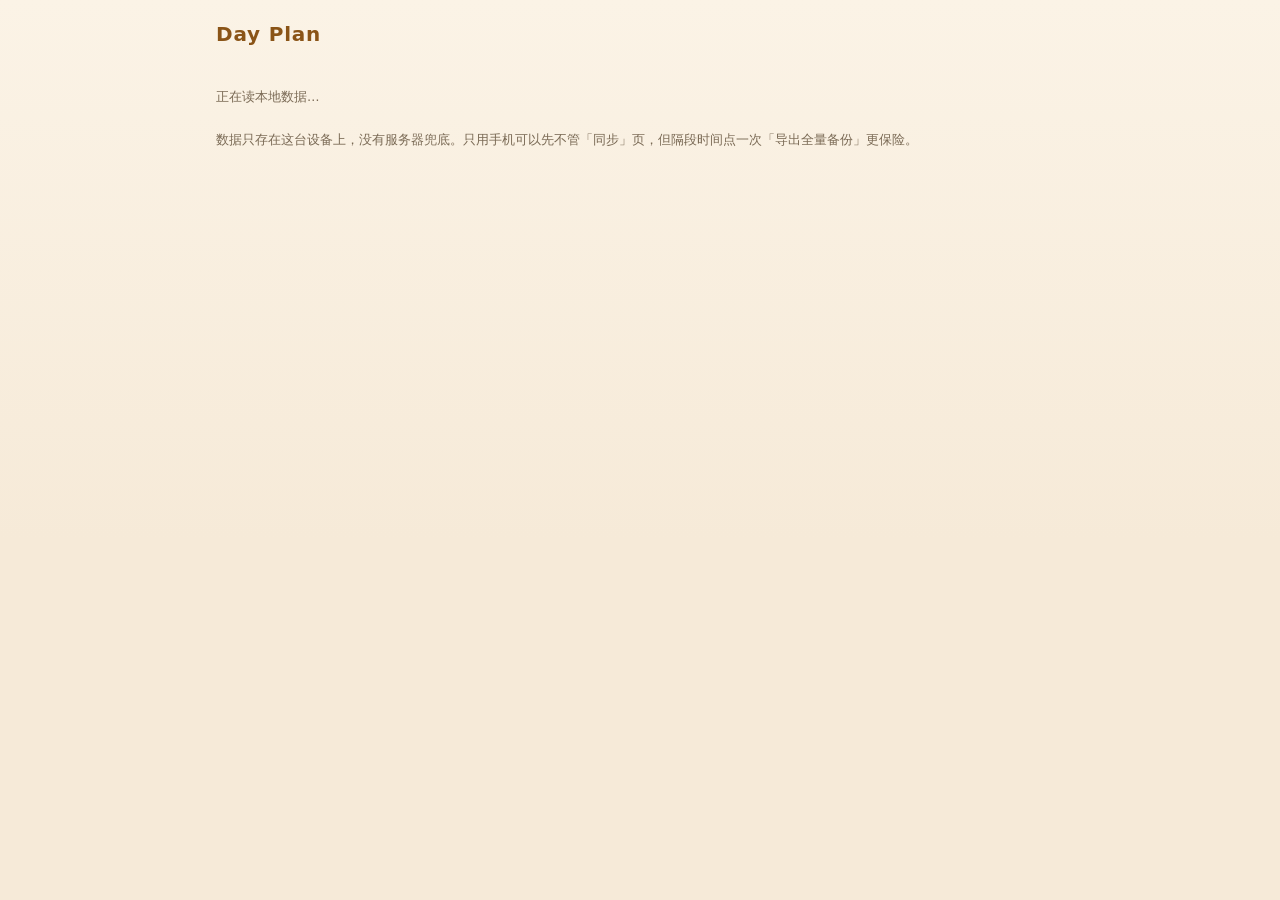
<file: kernel/index.html>
<!DOCTYPE html>
<html lang="zh-CN">
<head>
<meta charset="UTF-8">
<meta name="viewport" content="width=device-width, initial-scale=1, viewport-fit=cover">
<title>Day Plan</title>
<meta name="description" content="课表、日历、待办与天气。数据只存在你自己这台设备上，没有服务器。">
<meta name="theme-color" content="#f6ead8">
<link rel="stylesheet" href="css/app.css">
<script>
/* 首屏别闪白：先按这台设备存过的偏好挂上 data-* */
try {
  var p = JSON.parse(localStorage.getItem('xfmy-local-prefs') || '{}');
  document.documentElement.setAttribute('data-font', p.font || 'default');
} catch (e) {}
</script>
<script>
/* 带 ?autopub=1 打开时，页面启动完自己点一次「立即发布」。
   这是给电脑上那个一键脚本用的：令牌存在这个窗口的存储里，命令行读不到，
   只能让页面自己去发。不带这个参数时下面整段不执行，日常打开完全不受影响。 */
if (new URLSearchParams(location.search).get('autopub') === '1') {
  window.__autopub = 'running';
  document.title = 'AUTOBOOT';
  (async function () {
    function say(txt, color) {
      var d = document.getElementById('autopubBanner');
      if (!d) {
        d = document.createElement('div');
        d.id = 'autopubBanner';
        d.setAttribute('style', 'position:fixed;top:0;left:0;right:0;z-index:9999;' +
          'padding:10px 14px;font:13px/1.5 system-ui;color:#fff;background:#333');
        document.body ? document.body.appendChild(d) : document.addEventListener('DOMContentLoaded', function () { document.body.appendChild(d); });
      }
      if (color) d.style.background = color;
      d.textContent = txt;
    }
    say('正在自动发布…');
    for (var tries = 0; tries < 20; tries++) {
      await new Promise(function (r) { setTimeout(r, 700); });
      try {
        var P = await import('./js/publish.js');
        // force：内容跟上次一样也重发一遍。双击这个动作的语义是"把线上刷新到最新"——
        // 快照没变但挂件脚本变了（比如换了文件名/地址）时，靠它把脚本也推上去。
        var report = await P.publish({ force: true });
        var word = (report && report.skipped) ? '（跟上次一样，没重复提交）' : String((report && report.report) || report || '已发布');
        document.title = 'AUTODONE|' + word.slice(0, 150);
        say(word.slice(0, 400), '#2e7d32');
        return;
      } catch (e) {
        var msg = (e && e.message) ? e.message : String(e);
        if (/没配|no config|not configured|配置/i.test(msg) === false && tries >= 6) {
          // 没有控制台可看：错误原文塞进窗口标题，Python 那边捞出来打印（截 150 字够定位了）
          document.title = 'AUTOFAIL|' + msg.slice(0, 150);
          say('自动发布没成功：' + msg.slice(0, 300) + '（你也可以自己在设置页点「立即发布」）', '#b3402f');
          return;
        }
      }
    }
    document.title = 'AUTOFAIL';
    say('等不到页面就绪，发布没执行。请自己在设置页点「立即发布」。', '#b3402f');
  })();
}
</script>

<!-- xfmy-offline-meta —— 由 build_phone.py 注入，别手改 -->
<link rel="manifest" href="/xfmy-local/manifest.webmanifest">
<link rel="apple-touch-icon" href="/xfmy-local/assets/icon-180.png">
<meta name="apple-mobile-web-app-capable" content="yes">
<meta name="apple-mobile-web-app-title" content="Day Plan">
</head>
<body>
<header class="top">
  <h1>Day Plan</h1>
  <nav class="nav" id="nav"></nav>
</header>
<main id="view"><p class="hint">正在读本地数据…</p></main>
<p class="foot">数据只存在这台设备上，没有服务器兜底。只用手机可以先不管「同步」页，但隔段时间点一次「导出全量备份」更保险。</p>
<div class="toast" id="toast" role="status"></div>
<script src="js/lunar.js"></script>
<script type="module" src="js/main.js"></script>
<script>
/* xfmy-offline-register —— 由 build_phone.py 注入，别手改 */
/* 一次性维护：解开「旧壳一直发旧文件」的死锁。
   页面本身能从网络取到（它走 networkFirst），但壳里缓存的 JS 会一直是旧的，
   而壳自己的更新又可能被 HTTP 缓存卡住。所以这一版页面只要被打开过一次，
   就主动注销旧壳、清空所有缓存、重载一次；之后按下面的逻辑重新注册新壳。 */
if (navigator.onLine !== false && 'serviceWorker' in navigator && location.protocol !== 'file:') {
  try {
    if (!localStorage.getItem('xfmy-shell-reset-1')) {
      localStorage.setItem('xfmy-shell-reset-1', '1');
      navigator.serviceWorker.getRegistrations().then(function (rs) {
        return Promise.all(rs.map(function (r) { return r.unregister(); }));
      }).then(function () {
        return caches.keys().then(function (ks) {
          return Promise.all(ks.map(function (k) { return caches.delete(k); }));
        });
      }).then(function () { location.reload(); });
    }
  } catch (e) { }
}
if ('serviceWorker' in navigator && location.protocol !== 'file:') {
  window.addEventListener('load', function () {
    // updateViaCache:'none' 让浏览器检查 sw.js 时绕开 HTTP 缓存（GitHub 给它设了 10 分钟缓存，
    // 结果就是"推了新包、手机上却一直吃旧壳"）；reg.update() 再立刻主动查一次。
    navigator.serviceWorker.register('/xfmy-local/sw.js', { scope: '/xfmy-local/', updateViaCache: 'none' }).then(function (reg) {
      try { reg.update(); } catch (e) { }
      reg.addEventListener('updatefound', function () {
        var nw = reg.installing;
        if (!nw) return;
        nw.addEventListener('statechange', function () {
          if (nw.state === 'installed' && navigator.serviceWorker.controller) {
            window.dispatchEvent(new CustomEvent('xfmy-update-ready'));
          }
        });
      });
    }).catch(function (e) { console.warn('离线壳注册失败：', e && e.message); });
  });
}
</script>
</body>
</html>
</file>
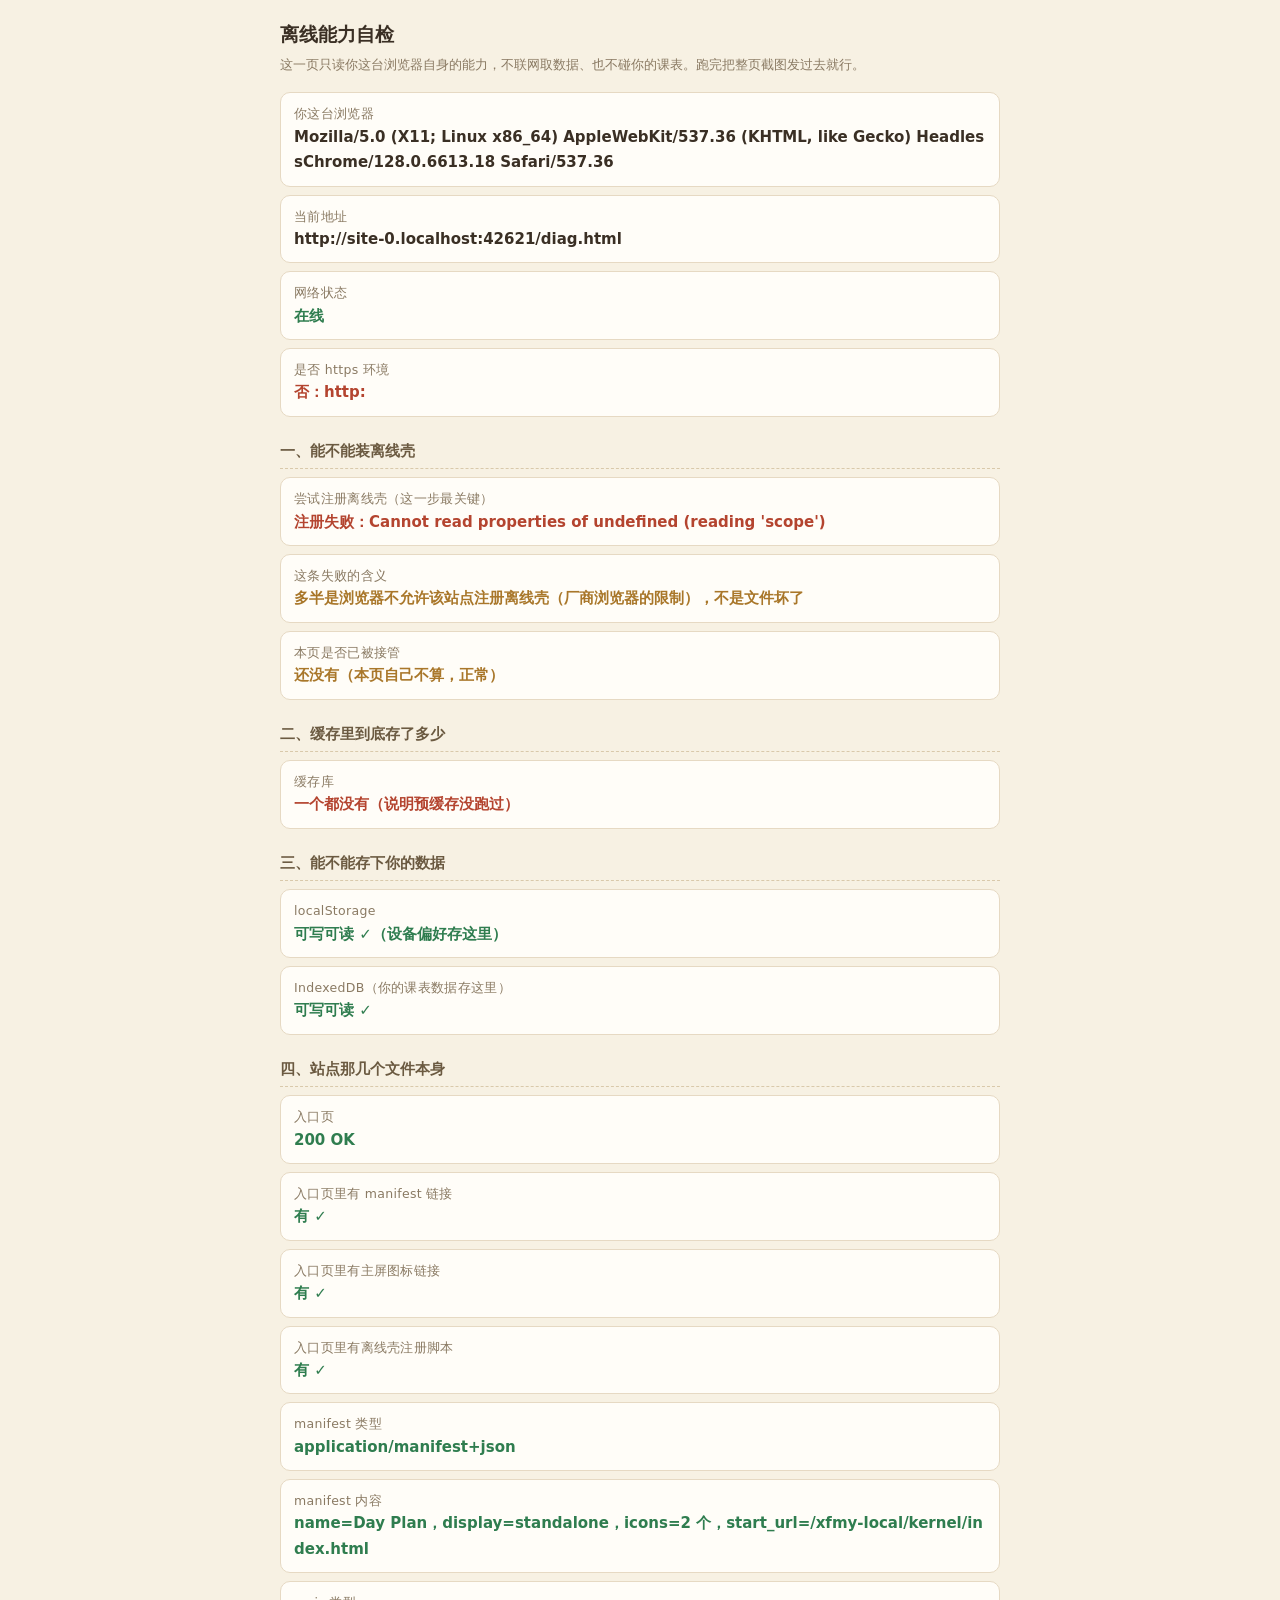
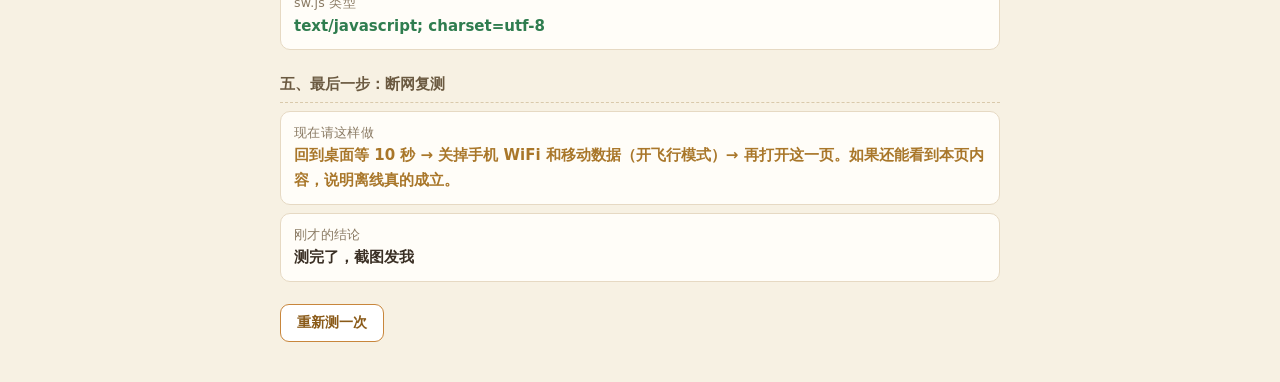
<file: diag.html>
<!DOCTYPE html>
<html lang="zh-CN">
<head>
<meta charset="UTF-8">
<meta name="viewport" content="width=device-width, initial-scale=1">
<title>离线能力自检</title>
<style>
body { font: 15px/1.7 -apple-system, "PingFang SC", "HarmonyOS Sans SC", system-ui, sans-serif;
  background: #f7f1e3; color: #3a2f24; margin: 0 auto; padding: 18px 16px 40px; max-width: 720px; }
h1 { font-size: 19px; margin: 0 0 4px; }
.note { color: #8a7a63; font-size: 13px; margin: 0 0 16px; }
.row { background: #fffdf8; border: 1px solid #e6d9c3; border-radius: 10px; padding: 10px 13px; margin: 8px 0; }
.k { color: #8a7a63; font-size: 12.5px; letter-spacing: .3px; }
.v { font-weight: 600; word-break: break-all; }
.ok { color: #2f7d4f; } .no { color: #b4442f; } .mid { color: #a9772a; }
.sec { margin: 22px 0 4px; font-size: 15px; font-weight: 700; color: #6b5a41; border-bottom: 1px dashed #d9c9ab; padding-bottom: 4px; }
button { margin-top: 14px; padding: 9px 16px; border-radius: 9px; border: 1px solid #c8863c;
  background: #fff; color: #8a5a18; font-size: 14px; font-weight: 600; }
code { font-family: ui-monospace, Consolas, monospace; font-size: 12.5px; }
</style>
</head>
<body>
<h1>离线能力自检</h1>
<p class="note">这一页只读你这台浏览器自身的能力，不联网取数据、也不碰你的课表。跑完把整页截图发过去就行。</p>
<div id="out"><div class="row"><span class="k">正在测…</span></div></div>
<button id="again" type="button">重新测一次</button>

<script>
(function () {
  var out = document.getElementById('out');
  function sec(t) { var d = document.createElement('div'); d.className = 'sec'; d.textContent = t; out.appendChild(d); }
  function line(k, v, cls) {
    var d = document.createElement('div'); d.className = 'row';
    var a = document.createElement('div'); a.className = 'k'; a.textContent = k;
    var b = document.createElement('div'); b.className = 'v' + (cls ? ' ' + cls : ''); b.textContent = v;
    d.appendChild(a); d.appendChild(b); out.appendChild(d);
    return b;
  }
  function wait(k) { return line(k, '…', 'mid'); }
  function done(el, v, cls) { el.textContent = v; el.className = 'v' + (cls ? ' ' + cls : ''); }

  // 离线壳地址：这一页和站点同目录，所以用相对路径算
  var SW_URL = new URL('sw.js', location.href).href;
  var SCOPE = new URL('./', location.href).href;
  var ENTRY = new URL('kernel/index.html', location.href).href;
  var MANIFEST = new URL('manifest.webmanifest', location.href).href;

  async function run() {
    out.innerHTML = '';
    line('你这台浏览器', navigator.userAgent);
    line('当前地址', location.href);
    line('网络状态', navigator.onLine ? '在线' : '不在线', navigator.onLine ? 'ok' : 'mid');
    line('是否 https 环境', location.protocol === 'https:' ? '是（安全上下文，允许装离线壳）' : '否：' + location.protocol,
      location.protocol === 'https:' ? 'ok' : 'no');

    sec('一、能不能装离线壳');
    if (!('serviceWorker' in navigator)) {
      line('Service Worker 支持', '这个浏览器不提供，装不了离线应用', 'no');
    } else {
      var w = wait('尝试注册离线壳（这一步最关键）');
      try {
        var reg = await Promise.race([
          navigator.serviceWorker.register(SW_URL, { scope: SCOPE }),
          new Promise(function (_, rej) { setTimeout(function () { rej(new Error('10 秒没回应：注册被卡住')); }, 10000); })
        ]);
        done(w, '注册成功 ✓ 说明浏览器支持，且 sw.js 的类型正确', 'ok');
        line('作用范围 scope', reg.scope);
        var st = reg.active ? 'activated（已生效）' : (reg.installing ? 'installing（正在装）' : reg.waiting ? 'waiting（等接管）' : '没有活动线程');
        line('离线壳状态', st, reg.active ? 'ok' : 'mid');
        var t = wait('等它装完预缓存（最多 15 秒）');
        try {
          await Promise.race([navigator.serviceWorker.ready, new Promise(function (_, rej) { setTimeout(function () { rej(new Error('timeout')); }, 15000); })]);
          done(t, 'ready ✓', 'ok');
        } catch (e) { done(t, '没等到 ready：' + e.message, 'no'); }
      } catch (e) {
        done(w, '注册失败：' + (e && e.message ? e.message : String(e)), 'no');
        line('这条失败的含义', '多半是浏览器不允许该站点注册离线壳（厂商浏览器的限制），不是文件坏了', 'mid');
      }
      line('本页是否已被接管', navigator.serviceWorker.controller ? '是 ✓' : '还没有（本页自己不算，正常）',
        navigator.serviceWorker.controller ? 'ok' : 'mid');
    }

    sec('二、缓存里到底存了多少');
    if (!window.caches) { line('CacheStorage', '不可用', 'no'); }
    else {
      try {
        var keys = await caches.keys();
        line('缓存库', keys.length ? keys.join('、') : '一个都没有（说明预缓存没跑过）', keys.length ? 'ok' : 'no');
        for (var i = 0; i < keys.length; i++) {
          var c = await caches.open(keys[i]);
          var rs = await c.keys();
          line(keys[i], rs.length + ' 个文件' + (rs.length >= 18 ? ' ✓ 与打包清单一致' : ''));
        }
      } catch (e) { line('读缓存失败', e.message, 'no'); }
    }

    sec('三、能不能存下你的数据');
    try {
      var probe = 'xfmy-diag-' + Date.now();
      localStorage.setItem(probe, '1');
      var back = localStorage.getItem(probe);
      localStorage.removeItem(probe);
      line('localStorage', back === '1' ? '可写可读 ✓（设备偏好存这里）' : '写了读不回来 ✗', back === '1' ? 'ok' : 'no');
    } catch (e) { line('localStorage', '被禁用：' + e.message, 'no'); }

    try {
      var idb = await new Promise(function (res, rej) {
        var r = indexedDB.open('xfmy-diag', 1);
        r.onupgradeneeded = function () { if (!r.result.objectStoreNames.contains('s')) r.result.createObjectStore('s', { keyPath: 'k' }); };
        r.onsuccess = function () { res(r.result); };
        r.onerror = function () { rej(r.error || new Error('打不开')); };
      });
      await new Promise(function (res, rej) {
        var tx = idb.transaction('s', 'readwrite');
        tx.objectStore('s').put({ k: 'probe', v: 'ok' });
        tx.oncomplete = res; tx.onerror = function () { rej(tx.error); };
      });
      var got = await new Promise(function (res) {
        var tx = idb.transaction('s', 'readonly');
        var q = tx.objectStore('s').get('probe');
        q.onsuccess = function () { res(q.result); };
        q.onerror = function () { res(null); };
      });
      line('IndexedDB（你的课表数据存这里）', got && got.v === 'ok' ? '可写可读 ✓' : '读不回来 ✗', got && got.v === 'ok' ? 'ok' : 'no');
      idb.close();
    } catch (e) { line('IndexedDB', '不可用：' + e.message, 'no'); }

    sec('四、站点那几个文件本身');
    try {
      var r1 = await fetch(ENTRY, { cache: 'no-store' });
      var html = await r1.text();
      line('入口页', r1.status + ' ' + r1.statusText, r1.ok ? 'ok' : 'no');
      line('入口页里有 manifest 链接', /rel=["']manifest["']/.test(html) ? '有 ✓' : '没有 ✗（手机不会给安装入口）', /rel=["']manifest["']/.test(html) ? 'ok' : 'no');
      line('入口页里有主屏图标链接', /apple-touch-icon/.test(html) ? '有 ✓' : '没有 ✗', /apple-touch-icon/.test(html) ? 'ok' : 'no');
      line('入口页里有离线壳注册脚本', /serviceWorker/.test(html) ? '有 ✓' : '没有 ✗', /serviceWorker/.test(html) ? 'ok' : 'no');
    } catch (e) { line('取入口页失败', e.message, 'no'); }
    try {
      var r2 = await fetch(MANIFEST, { cache: 'no-store' });
      var ct2 = r2.headers.get('content-type') || '（空）';
      var mf = {};
      try { mf = await r2.json(); } catch (e) { mf = { _err: e.message }; }
      line('manifest 类型', ct2, /manifest\+json|json/.test(ct2) ? 'ok' : 'mid');
      line('manifest 内容', mf.name ? ('name=' + mf.name + '，display=' + (mf.display || '没写') + '，icons=' + ((mf.icons || []).length) + ' 个，start_url=' + (mf.start_url || '没写')) : ('解析失败：' + (mf._err || '空')), mf.name ? 'ok' : 'no');
    } catch (e) { line('取 manifest 失败', e.message, 'no'); }
    try {
      var r3 = await fetch(SW_URL, { cache: 'no-store' });
      var ct3 = r3.headers.get('content-type') || '（空）';
      line('sw.js 类型', ct3, /javascript/.test(ct3) ? 'ok' : 'no');
    } catch (e) { line('取 sw.js 失败', e.message, 'no'); }

    sec('五、最后一步：断网复测');
    line('现在请这样做', '回到桌面等 10 秒 → 关掉手机 WiFi 和移动数据（开飞行模式）→ 再打开这一页。如果还能看到本页内容，说明离线真的成立。', 'mid');
    line('刚才的结论', document.visibilityState === 'visible' ? '测完了，截图发我' : '（切回来会自动重测）');
  }

  document.getElementById('again').addEventListener('click', function () { run(); });
  run();
})();
</script>
</body>
</html>
</file>
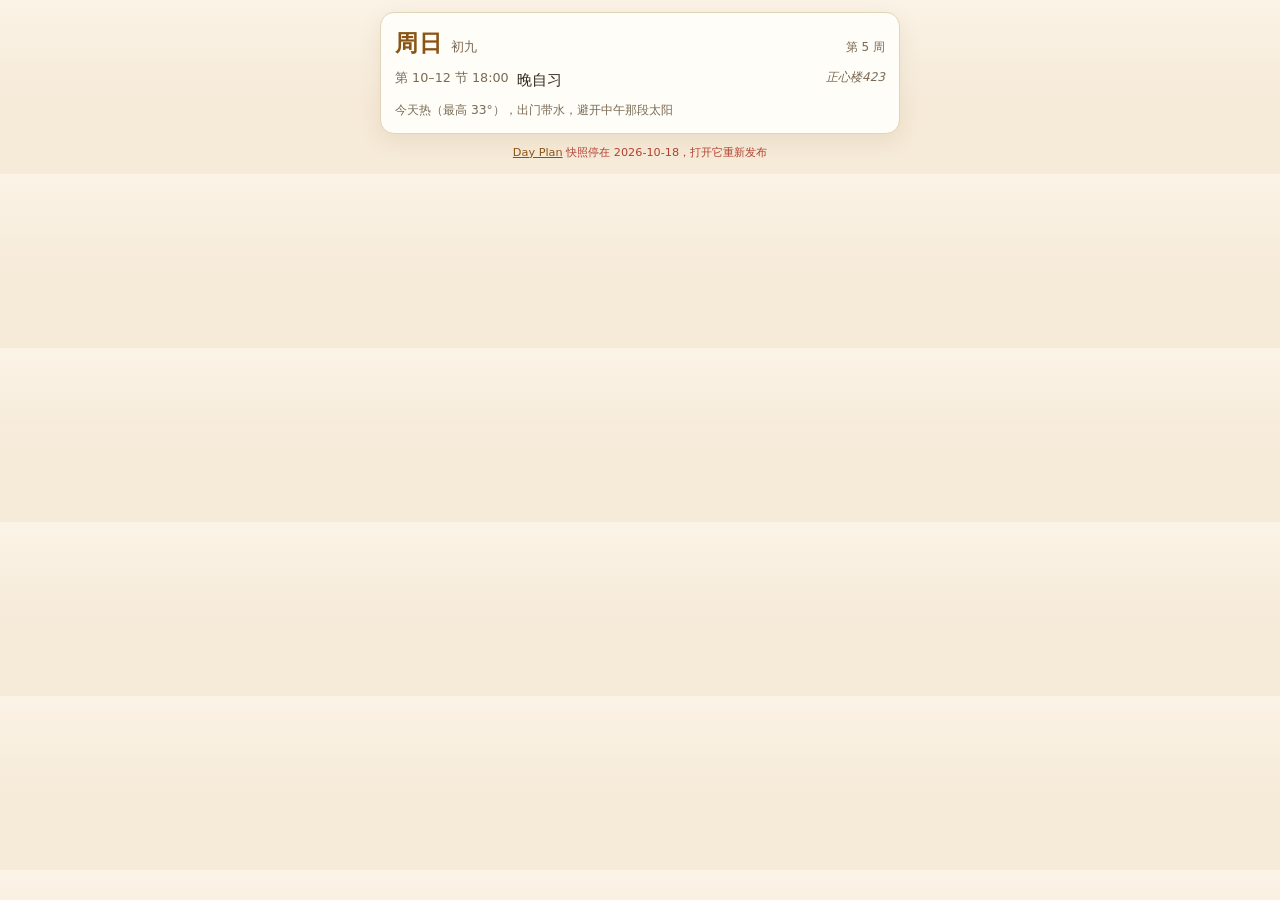
<file: widget.html>
<!DOCTYPE html>
<html lang="zh-CN">
<head>
<meta charset="UTF-8">
<meta name="viewport" content="width=device-width, initial-scale=1, viewport-fit=cover">
<title>Day Plan · 桌面卡片</title>
<meta name="description" content="给桌面小组件用的一页：只读 widget.json，把今天摊开给你看。">
<meta name="theme-color" content="#f6ead8">
<style>
/* 配色与 kernel/css/app.css 那套暖色一致，两边看着是同一个东西。
   刻意不复用 app.css：这一页要独立跑在各种网页挂件里，少一个请求少一分依赖。 */
:root {
  --bg: #f6ead8; --card: #fffdf7; --ink: #33291d; --sub: #7a6a55;
  --line: #e3d3b8; --accent: #c8863c; --accent-ink: #8a5417; --warn: #b3402f;
}
* { box-sizing: border-box; }
html, body { margin: 0; padding: 0; }
body {
  background: linear-gradient(180deg, #fbf3e6, var(--bg) 60%);
  color: var(--ink);
  font: 15px/1.6 "PingFang SC", "Hiragino Sans GB", "Microsoft YaHei UI", system-ui, sans-serif;
  padding: 12px;
}
[data-size="s"] { font-size: 13px; }
[data-size="l"] { font-size: 18px; }

.wrap { max-width: 520px; margin: 0 auto; }
.card {
  background: var(--card); border: 1px solid var(--line); border-radius: 14px;
  box-shadow: 0 6px 22px rgba(120, 88, 40, .10); padding: 12px 14px; margin-bottom: 10px;
}
.head { display: flex; align-items: baseline; gap: 8px; flex-wrap: wrap; margin-bottom: 4px; }
.wd { font-size: 1.5em; font-weight: 700; color: var(--accent-ink); letter-spacing: .04em; }
.lunar { color: var(--sub); font-size: .85em; }
.week { color: var(--sub); font-size: .8em; margin-left: auto; }
.next { font-size: 1.05em; font-weight: 600; margin: 2px 0 8px; }
.next.in { color: var(--warn); }
.next.done { color: var(--sub); font-weight: 400; }
.wx { color: var(--accent-ink); font-size: .9em; margin: 0 0 8px; }
ul { list-style: none; margin: 0; padding: 0; }
li { display: flex; gap: 8px; padding: 3px 0; border-top: 1px dashed var(--line); }
li:first-child { border-top: 0; }
.when { color: var(--sub); font-size: .85em; min-width: 5.2em; flex: none; }
.name { flex: 1; overflow: hidden; text-overflow: ellipsis; white-space: nowrap; }
.room { color: var(--sub); font-size: .8em; font-style: italic; flex: none; }
li.now .name { color: var(--accent); font-weight: 700; }
li.late .name { color: var(--warn); }
.tag { font-size: .78em; color: var(--sub); flex: none; }
.empty { color: var(--sub); margin: 0; }
.foot { color: var(--sub); font-size: .75em; text-align: center; margin: 0; }
.foot a { color: var(--accent-ink); }
.err { color: var(--warn); }
.tip { color: var(--sub); font-size: .82em; margin: 6px 0 0; }
@media (prefers-color-scheme: dark) {
  /* 挂件多数跟着系统深色；这里只把底色压暗，层级靠边框撑 */
  :root { --bg:#241d15; --card:#2d251b; --ink:#ece0c9; --sub:#a9977b; --line:#453726; --accent:#e0a45c; --accent-ink:#e8c48a; }
  body { background: var(--bg); }
}
</style>
</head>
<body>
<div class="wrap" id="app"><p class="empty">读取中…</p></div>
<script>
/* 只读 widget.json 的一页，给安卓/鸿蒙的「网页挂件」当画面。
   参数：
     ?size=s|l      字号，按挂件多大调
     ?days=3        额外显示往后几天的课程（0 = 只看今天）
     ?src=URL       换快照地址（默认同目录的 widget.json）
   不写 innerHTML：快照里的课程名、待办文字全是用户自己打的，走 textContent 省掉一整类注入麻烦。 */
(function () {
  var q = new URLSearchParams(location.search);
  var src = q.get('src') || new URL('widget.json', location.href).href;
  var days = q.has('days') ? Math.max(0, Math.min(5, Number(q.get('days')) || 0)) : 0;
  document.body.dataset.size = q.get('size') === 's' ? 's' : q.get('size') === 'l' ? 'l' : '';
  var app = document.getElementById('app');

  function el(t, cls, text) {
    var n = document.createElement(t);
    if (cls) n.className = cls;
    if (text !== undefined && text !== null) n.textContent = String(text);
    return n;
  }
  function add(p) {
    for (var i = 1; i < arguments.length; i++) {
      var k = arguments[i];
      if (k === null || k === undefined || k === false) continue;
      p.appendChild(typeof k === 'string' ? document.createTextNode(k) : k);
    }
    return p;
  }
  function localDay(offset) {
    var d = new Date();
    d.setHours(12, 0, 0, 0);
    d.setDate(d.getDate() + (offset || 0));
    var p = function (n) { return (n < 10 ? '0' : '') + n; };
    return d.getFullYear() + '-' + p(d.getMonth() + 1) + '-' + p(d.getDate());
  }
  /** 快照停在哪天：拿它跟今天比，好把"这画面是旧的"说清楚 */
  function snapDay(s) { return (s && s.days && s.days[0] && s.days[0].date) || ''; }

  function courseList(item, max) {
    var ul = el('ul');
    (item.courses || []).slice(0, max).forEach(function (c) {
      add(ul, add(el('li', c.now ? 'now' : ''),
        el('span', 'when', c.when), el('span', 'name', c.name), c.room ? el('span', 'room', c.room) : null));
    });
    if (item.moreCourses) add(ul, el('li', 'tag', '还有 ' + item.moreCourses + ' 节'));
    return ul;
  }

  function render(s) {
    app.textContent = '';
    var list = s.days || [];
    var matched = list.filter(function (d) { return d.date === localDay(0); })[0];
    var today = matched || list[0];
    // "过期"只看今天还在不在快照里。快照本来覆盖未来几天，第 3 天用不算过期；
    // 真过期是好几没发布、今天这条已经从 days 里滑出去了。
    var stale = !matched;
    if (!today) { add(app, el('p', 'err', '快照里没有日期')); return; }

    var card = el('div', 'card');
    add(card, add(el('div', 'head'),
      el('span', 'wd', today.weekday || today.date),
      today.lunar ? el('span', 'lunar', today.lunar) : null,
      today.week ? el('span', 'week', '第 ' + today.week + ' 周') : null));

    if (s.wx && s.wx.date === localDay(0) && s.wx.city) {
      var line = s.wx.city + ' ' + s.wx.text + ' ' + s.wx.temp + '°';
      if (s.wx.min !== null && s.wx.max !== null) line += ' · ' + s.wx.min + '~' + s.wx.max + '°';
      if (s.wx.pop !== null) line += ' · 降水 ' + s.wx.pop + '%';
      if (s.wx.offline) line += '（' + s.wx.ago + '的）';
      add(card, el('p', 'wx', line));
    }
    // 过期快照上别摆倒计时和"下一节"：那是发布当时的进度，现在看全是假的
    if (today.next && !stale) add(card, el('p', 'next ' + (today.next.state === 'in' ? 'in' : today.next.state === 'done' ? 'done' : ''), today.next.text));
    if ((today.courses || []).length) add(card, courseList(today, 8));
    else add(card, el('p', 'empty', stale ? '那天没课' : '今天没课'));

    if (today.todos && today.todos.length) {
      add(card, el('p', 'tip', '待办'));
      var tu = el('ul');
      today.todos.slice(0, 6).forEach(function (t) {
        add(tu, add(el('li', t.late ? 'late' : ''), el('span', 'when', t.when || '今天'), el('span', 'name', t.text)));
      });
      add(card, tu);
    } else if (today.todoCount) {
      add(card, el('p', 'tip', '待办 ' + today.todoCount + ' 件' + (today.lateCount ? '（' + today.lateCount + ' 件拖了）' : '')));
    }
    if (today.events && today.events.length) {
      var eu = el('ul');
      today.events.slice(0, 4).forEach(function (e) {
        add(eu, add(el('li', ''), el('span', 'when', e.kind), el('span', 'name', e.title)));
      });
      add(card, eu);
    }
    if (s.tips && s.tips.length) add(card, el('p', 'tip', s.tips[0]));
    add(app, card);

    // 往后几天各压成一行，想知道明天有没有课一眼就够
    for (var i = 1; i <= days && i < (s.days || []).length; i++) {
      var d = s.days[i];
      var c2 = el('div', 'card');
      add(c2, add(el('div', 'head'), el('span', 'wd', d.weekday), d.lunar ? el('span', 'lunar', d.lunar) : null,
        d.week ? el('span', 'week', '第 ' + d.week + ' 周') : null));
      add(c2, el('p', 'tip', d.summary));
      if ((d.courses || []).length) add(c2, courseList(d, 5));
      add(app, c2);
    }

    var foot = el('p', 'foot');
    var a = el('a', null, 'Day Plan');
    a.href = s.appUrl || 'kernel/index.html';
    add(foot, a, el('span', stale ? 'err' : null,
      stale ? ' 快照停在 ' + snapDay(s) + '，打开它重新发布'
            : ' · ' + (s.at ? new Date(s.at).toLocaleString('zh-CN', { hour12: false }) : '')));
    add(app, foot);
  }

  function fail(msg) {
    app.textContent = '';
    add(app, el('p', 'err', msg));
    var foot = el('p', 'foot');
    var a = el('a', null, '打开 Day Plan 发布一次');
    a.href = 'kernel/index.html#settings';
    add(foot, a);
    add(app, foot);
  }

  // 带时间戳：Pages 那边 max-age=600，查询串变一次就等于绕开那层缓存
  var url = src + (src.indexOf('?') < 0 ? '?' : '&') + 'v=' + Math.floor(Date.now() / 600000);
  fetch(url, { cache: 'no-store', credentials: 'omit' }).then(function (r) {
    if (!r.ok) throw new Error('快照读不到（' + r.status + '）');
    return r.json();
  }).then(render).catch(function (e) { fail(e.message || '读取出错'); });

  setTimeout(function () { location.reload(); }, 10 * 60 * 1000);   // 十分钟自刷一次，跟 Pages 的缓存时长对上
})();
</script>
</body>
</html>
</file>
<file: kernel/css/app.css>
/* 本地版样式：暖底深字（跟站点同一套色感），手机上也要能舒服点，所以宽度优先自适应。 */
:root {
  --bg: #f6ead8;
  --bg2: #fbf3e6;
  --card: #fffdf7;
  --ink: #33291d;
  --sub: #7a6a55;
  --line: #e3d3b8;
  --accent: #c8863c;
  --accent-soft: #f7e6cd;
  --accent-ink: #8a5417;
  --ok: #2f7d51;
  --warn: #b3402f;
  --radius: 14px;
  --shadow: 0 6px 22px rgba(120, 88, 40, .10);
}
* { box-sizing: border-box; }
html, body { margin: 0; padding: 0; }
body {
  background: linear-gradient(180deg, #fbf3e6, var(--bg) 60%);
  color: var(--ink);
  /* 字体串与站点版的「圆润」档保持同一份，两边看着才是同一个东西 */
  font: 15px/1.65 "Microsoft YaHei UI", "PingFang SC", "Hiragino Sans GB", system-ui, sans-serif;
  min-height: 100vh;
  padding-bottom: 40px;
}
[data-font="big"] body { font-size: 17px; }
[data-font="serif"] body { font-family: "Songti SC", "SimSun", Georgia, serif; }
[data-font="mono"] body { font-family: "Cascadia Code", Consolas, "Courier New", monospace; }
[data-font="system"] body { font-family: -apple-system, "Segoe UI", "PingFang SC", "Microsoft YaHei", sans-serif; }

.top { max-width: 880px; margin: 0 auto; padding: 18px 16px 4px; }
.top h1 { margin: 0 0 10px; font-size: 20px; letter-spacing: .04em; color: var(--accent-ink); }
.nav { display: flex; flex-wrap: wrap; gap: 6px; }
.tab {
  font-size: 14px; text-decoration: none; color: var(--sub);
  padding: 6px 13px; border: 1px solid var(--line); border-radius: 999px; background: rgba(255,255,255,.5);
}
.tab:hover { color: var(--accent-ink); border-color: var(--accent); }
.tab.on { background: var(--accent); border-color: var(--accent); color: #fff; }
.stamp { font-size: 12px; color: var(--sub); margin-left: auto; align-self: center; }

main { max-width: 880px; margin: 0 auto; padding: 14px 16px 0; display: flex; flex-direction: column; gap: 16px; }
.foot { max-width: 880px; margin: 22px auto 0; padding: 0 16px; font-size: 12.5px; color: var(--sub); }

.card { background: var(--card); border: 1px solid var(--line); border-radius: var(--radius); box-shadow: var(--shadow); padding: 14px 16px; }
.chead { display: flex; align-items: baseline; gap: 10px; border-bottom: 1px solid var(--line); padding-bottom: 8px; margin-bottom: 10px; }
.chead h2 { margin: 0; font-size: 15px; letter-spacing: .1em; color: var(--accent); }
.csub { font-size: 12.5px; color: var(--sub); margin-left: auto; }
h4 { margin: 14px 0 6px; font-size: 13px; color: var(--accent-ink); letter-spacing: .06em; }

/* 今天 */
.today { display: flex; flex-direction: column; align-items: center; gap: 2px; text-align: center; }
.bigclock { font-size: clamp(52px, 15vw, 96px); font-weight: 700; line-height: 1; margin: 6px 0 0; letter-spacing: .03em; }
.dateline { margin: 8px 0 0; color: var(--sub); font-size: 15px; }
.lunarrow { margin: 2px 0 14px; color: var(--sub); font-size: 14px; letter-spacing: .06em; }
.wxline { margin: 0 0 14px; color: var(--accent-ink); font-size: 14px; }
.today .card { width: 100%; text-align: left; }
.nextlesson { margin: 8px 0 0; padding-top: 8px; border-top: 1px dashed var(--line); font-size: 13.5px; color: var(--accent-ink); }

.row { display: flex; align-items: baseline; gap: 9px; margin: 0; padding: 5px 0; border-top: 1px solid var(--line); }
.row:first-child { border-top: none; }
.row .when { flex: none; font-size: 12px; color: var(--sub); font-weight: 600; }
.row .name { flex: 1; min-width: 0; }
.row.now { background: var(--accent-soft); border-radius: 8px; }
.row.now .when { color: var(--accent-ink); }
.row.late .when { color: var(--warn); }
.row.done .name { color: var(--sub); text-decoration: line-through; }
.row.todo input { flex: none; width: 17px; height: 17px; accent-color: var(--accent); }
.rowline { display: flex; flex-wrap: wrap; gap: 8px; align-items: center; margin: 10px 0 0; }
.empty { color: var(--sub); margin: 4px 0; }
.empty.small { font-size: 13px; opacity: .75; }

/* 表单 */
.field { display: inline-flex; flex-direction: column; gap: 3px; font-size: 12px; color: var(--sub); }
.inlineform { display: flex; flex-wrap: wrap; gap: 8px; align-items: flex-end; margin-bottom: 8px; }
input, select, button { font: inherit; color: var(--ink); }
input, select { background: #fff; border: 1px solid var(--line); border-radius: 9px; padding: 7px 9px; font-size: 14px; min-width: 0; }
input[type="number"] { width: 92px; }
.btn {
  border: 1px solid var(--line); background: var(--bg2); border-radius: 999px; padding: 7px 14px;
  font-size: 13.5px; cursor: pointer; color: var(--ink);
}
.btn:hover { border-color: var(--accent); color: var(--accent-ink); }
.btn.primary { background: var(--accent); border-color: var(--accent); color: #fff; }
.btn.primary:hover { background: #b6772f; color: #fff; }
.btn.danger { color: var(--warn); border-color: #e7c6bd; }
.btn.danger:hover { background: #fbeae6; }
.btn.tiny { padding: 2px 9px; font-size: 12px; border-radius: 999px; color: var(--sub); }
.hint { font-size: 12.5px; color: var(--sub); margin: 8px 0 0; }
.hint.err { color: var(--warn); }
.hint.warn { color: var(--warn); }

/* 课表周视图 */
.weekgrid { display: grid; grid-template-columns: repeat(7, 1fr); gap: 6px; }
.daycol { background: var(--bg2); border: 1px solid var(--line); border-radius: 11px; padding: 6px 5px; min-height: 90px; }
.daycol h3 { margin: 0 0 6px; font-size: 12px; text-align: center; color: var(--sub); font-weight: 600; }
.daycol.today { border-color: var(--accent); background: var(--accent-soft); }
.course { position: relative; font-size: 12px; background: rgba(125,96,48,.07); border-radius: 8px; padding: 5px 6px; margin-bottom: 5px; cursor: pointer; }
.course:hover { outline: 1px solid var(--accent); }
.course b { display: block; font-size: 11.5px; color: var(--accent-ink); }
.course i, .course em { display: block; font-style: normal; color: var(--sub); font-size: 11px; }
.course.off { opacity: .42; }
.periods { display: grid; grid-template-columns: repeat(auto-fill, minmax(170px, 1fr)); gap: 6px 10px; }
.prow { display: flex; align-items: center; gap: 5px; font-size: 13px; color: var(--sub); }
.prow b { width: 18px; text-align: right; color: var(--ink); }
.prow input { width: 62px; padding: 5px 7px; font-size: 13px; }

/* 月历 */
.calgrid { display: grid; grid-template-columns: repeat(7, 1fr); gap: 4px; }
.calw { font-size: 12px; color: var(--sub); text-align: center; }
.cald { position: relative; min-height: 54px; border: 1px solid var(--line); border-radius: 9px; padding: 3px 4px; font-size: 12px; background: var(--bg2); cursor: pointer; }
.cald.empty { border-color: transparent; background: none; }
.cald b { font-size: 14px; }
.cald .lun { display: block; color: var(--sub); font-size: 11px; }
.cald .holname { display: block; font-style: normal; font-size: 10.5px; color: var(--warn); }
.cald .holname.work { color: var(--sub); }
.cald .hol { position: absolute; right: 3px; top: 2px; font-style: normal; font-size: 10px; padding: 0 4px; border-radius: 6px; background: #fbe6e2; color: var(--warn); }
.cald .hol.work { background: #e8eef0; color: var(--sub); }
.cald.today { border-color: var(--accent); background: var(--accent-soft); }
.cald.sel { outline: 2px solid var(--accent); }
.dot { position: absolute; bottom: 4px; left: 5px; width: 6px; height: 6px; border-radius: 50%; background: var(--accent); }
.dot.edot { left: 14px; background: var(--ok); }

/* 天气 */
.wxnow { font-size: 26px; margin: 4px 0 6px; color: var(--accent-ink); }
.hours { display: flex; flex-wrap: wrap; gap: 6px; }
.hr { display: flex; flex-direction: column; align-items: center; gap: 1px; font-size: 11.5px; background: var(--bg2); border: 1px solid var(--line); border-radius: 9px; padding: 5px 7px; min-width: 58px; }
.hr i { font-style: normal; color: var(--sub); font-size: 10.5px; }
.advice { margin: 4px 0 0; padding-left: 20px; font-size: 13.5px; }

/* 提示条 */
.toast {
  position: fixed; left: 50%; bottom: 22px; transform: translate(-50%, 20px);
  max-width: 88vw; background: var(--ink); color: #fff8ec; border-radius: 11px; padding: 9px 16px;
  font-size: 13.5px; opacity: 0; pointer-events: none; transition: opacity .25s, transform .25s; z-index: 60;
}
.toast.show { opacity: .96; transform: translate(-50%, 0); }
.toast.err { background: var(--warn); }
.toast.ok { background: #2f6b46; }

@media (max-width: 720px) {
  .weekgrid { grid-template-columns: repeat(2, 1fr); }
  .stamp { width: 100%; margin: 6px 0 0; }
  .bigclock { font-size: clamp(48px, 19vw, 76px); }
}
</file>
